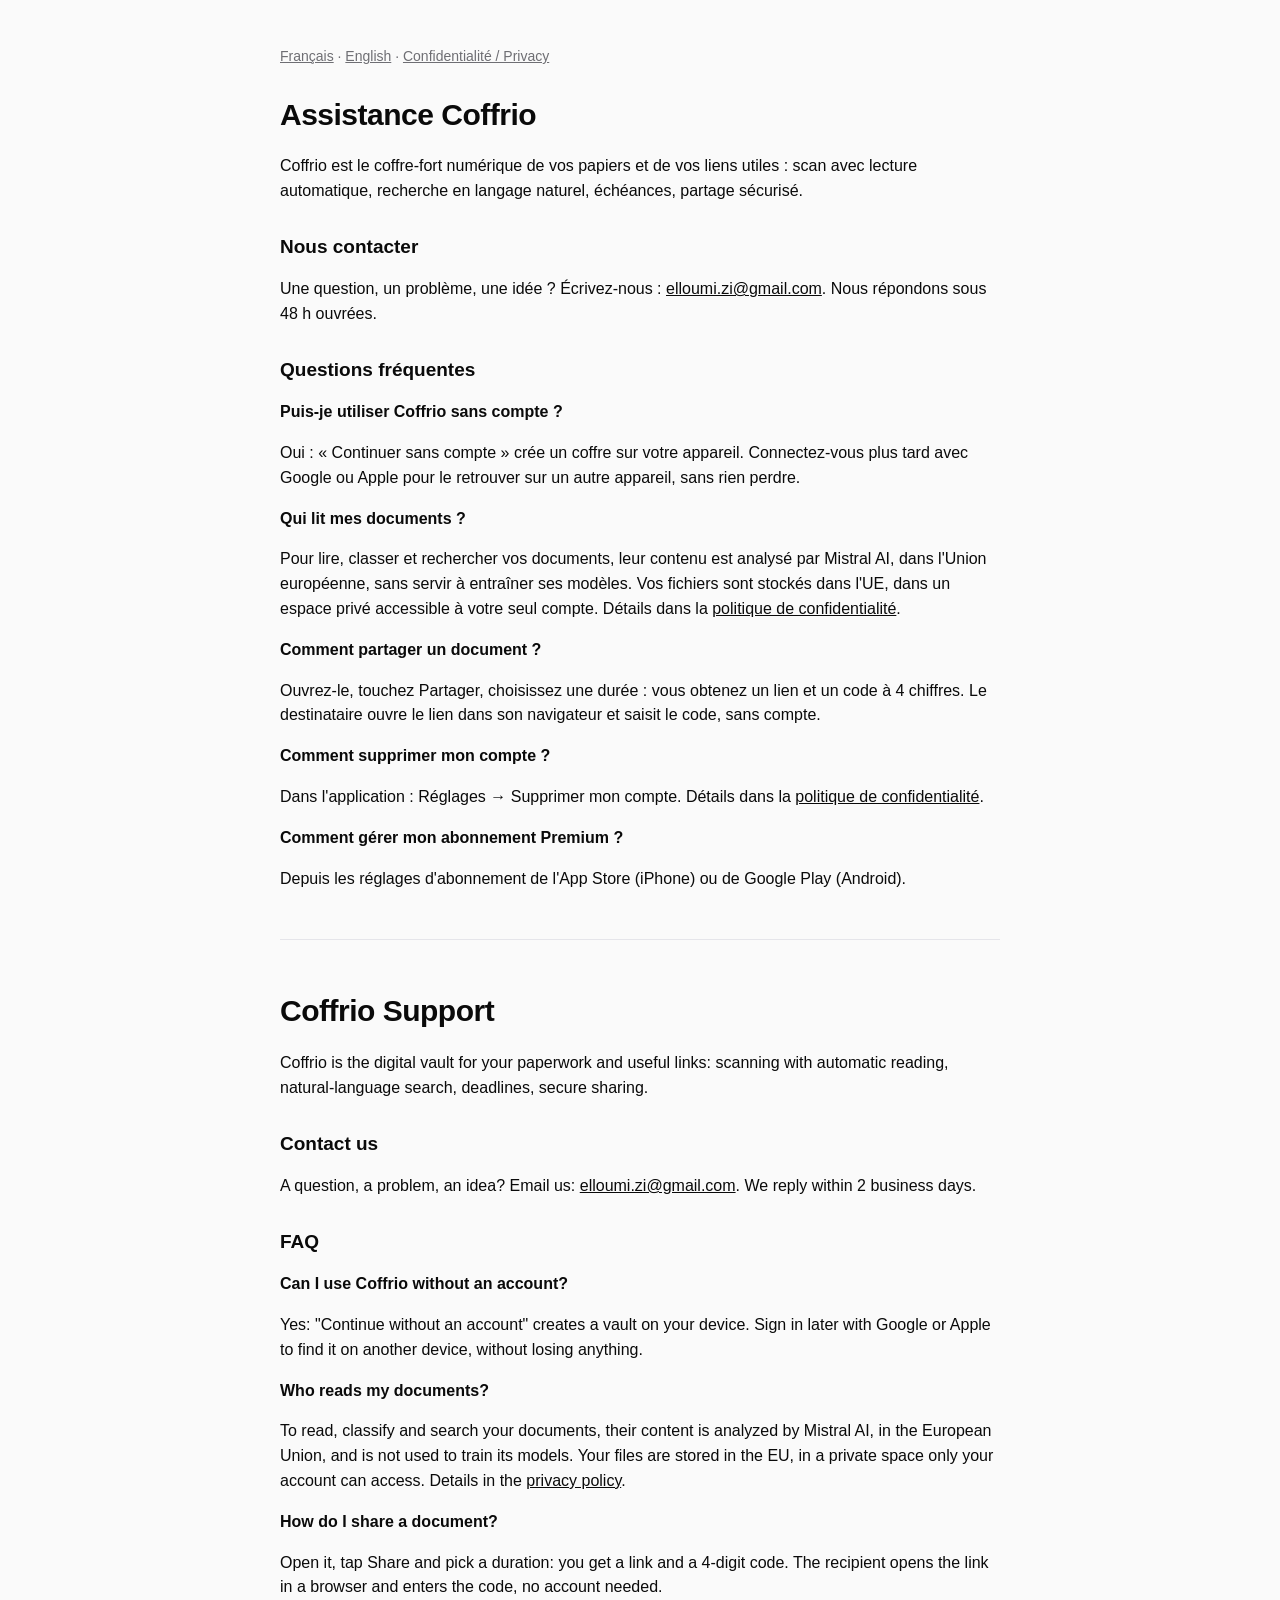
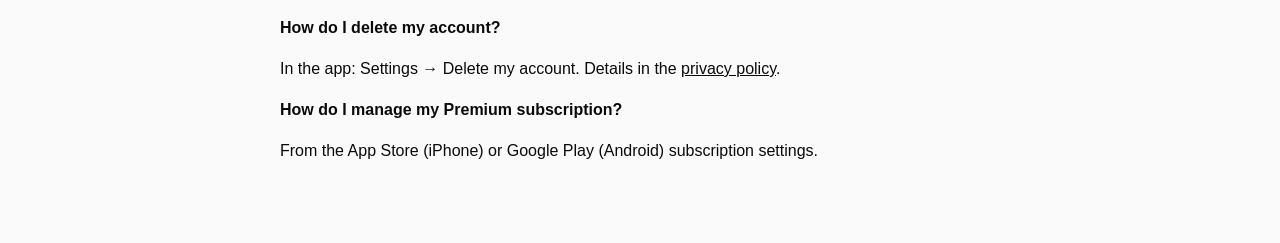
<file: index.html>
<!doctype html>
<html lang="fr">
<head>
<meta charset="utf-8">
<meta name="viewport" content="width=device-width, initial-scale=1">
<title>Coffrio — Assistance / Support</title>
<link rel="stylesheet" href="style.css">
</head>
<body>
<main>
<p class="lang"><a href="#fr">Français</a> · <a href="#en">English</a> · <a href="privacy.html">Confidentialité / Privacy</a></p>

<section id="fr">
<h1>Assistance Coffrio</h1>
<p>Coffrio est le coffre-fort numérique de vos papiers et de vos liens utiles : scan avec lecture automatique, recherche en langage naturel, échéances, partage sécurisé.</p>

<h2>Nous contacter</h2>
<p>Une question, un problème, une idée ? Écrivez-nous : <a href="mailto:elloumi.zi@gmail.com?subject=Coffrio">elloumi.zi@gmail.com</a>. Nous répondons sous 48 h ouvrées.</p>

<h2>Questions fréquentes</h2>
<h3>Puis-je utiliser Coffrio sans compte ?</h3>
<p>Oui : « Continuer sans compte » crée un coffre sur votre appareil. Connectez-vous plus tard avec Google ou Apple pour le retrouver sur un autre appareil, sans rien perdre.</p>
<h3>Qui lit mes documents ?</h3>
<p>Pour lire, classer et rechercher vos documents, leur contenu est analysé par Mistral AI, dans l'Union européenne, sans servir à entraîner ses modèles. Vos fichiers sont stockés dans l'UE, dans un espace privé accessible à votre seul compte. Détails dans la <a href="privacy.html">politique de confidentialité</a>.</p>
<h3>Comment partager un document ?</h3>
<p>Ouvrez-le, touchez Partager, choisissez une durée : vous obtenez un lien et un code à 4 chiffres. Le destinataire ouvre le lien dans son navigateur et saisit le code, sans compte.</p>
<h3>Comment supprimer mon compte ?</h3>
<p>Dans l'application : Réglages → Supprimer mon compte. Détails dans la <a href="privacy.html#supprimer-compte">politique de confidentialité</a>.</p>
<h3>Comment gérer mon abonnement Premium ?</h3>
<p>Depuis les réglages d'abonnement de l'App Store (iPhone) ou de Google Play (Android).</p>
</section>

<hr>

<section id="en">
<h1>Coffrio Support</h1>
<p>Coffrio is the digital vault for your paperwork and useful links: scanning with automatic reading, natural-language search, deadlines, secure sharing.</p>

<h2>Contact us</h2>
<p>A question, a problem, an idea? Email us: <a href="mailto:elloumi.zi@gmail.com?subject=Coffrio">elloumi.zi@gmail.com</a>. We reply within 2 business days.</p>

<h2>FAQ</h2>
<h3>Can I use Coffrio without an account?</h3>
<p>Yes: "Continue without an account" creates a vault on your device. Sign in later with Google or Apple to find it on another device, without losing anything.</p>
<h3>Who reads my documents?</h3>
<p>To read, classify and search your documents, their content is analyzed by Mistral AI, in the European Union, and is not used to train its models. Your files are stored in the EU, in a private space only your account can access. Details in the <a href="privacy.html">privacy policy</a>.</p>
<h3>How do I share a document?</h3>
<p>Open it, tap Share and pick a duration: you get a link and a 4-digit code. The recipient opens the link in a browser and enters the code, no account needed.</p>
<h3>How do I delete my account?</h3>
<p>In the app: Settings → Delete my account. Details in the <a href="privacy.html#delete-account">privacy policy</a>.</p>
<h3>How do I manage my Premium subscription?</h3>
<p>From the App Store (iPhone) or Google Play (Android) subscription settings.</p>
</section>
</main>
</body>
</html>
</file>
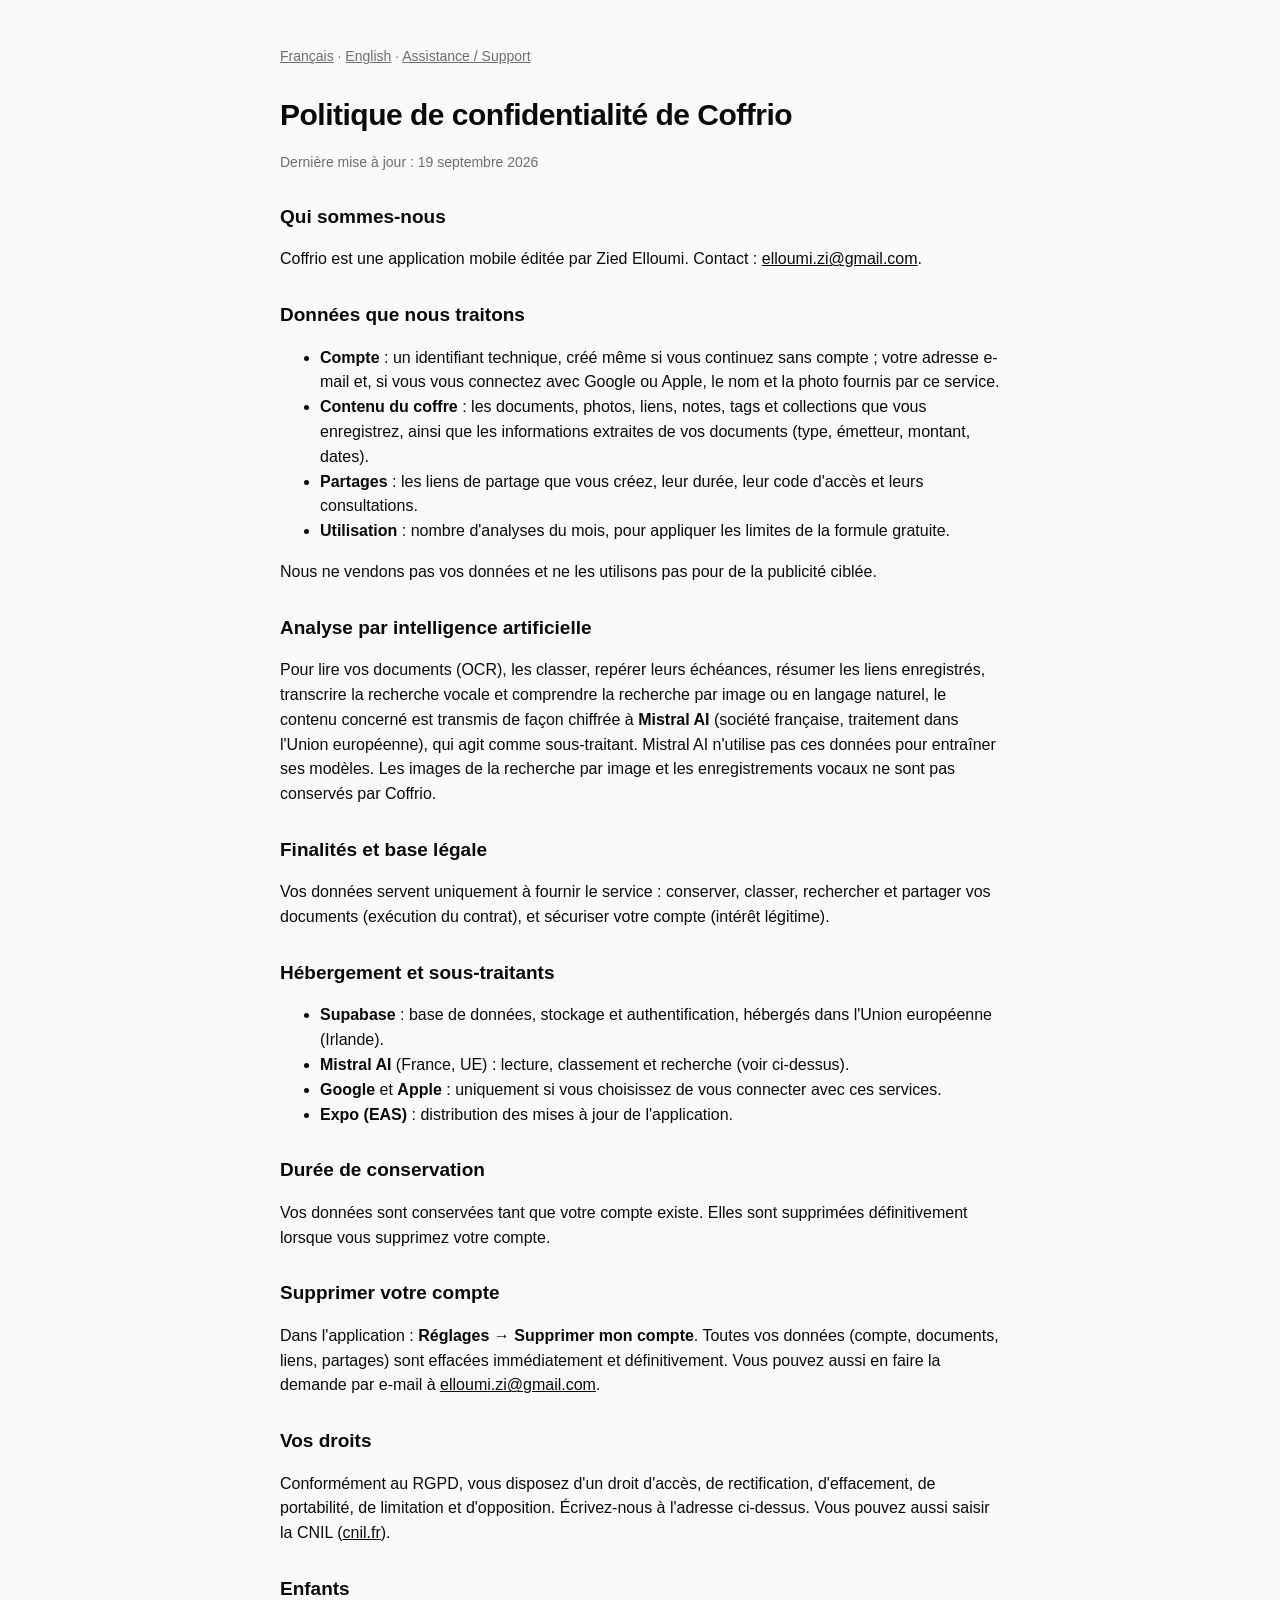
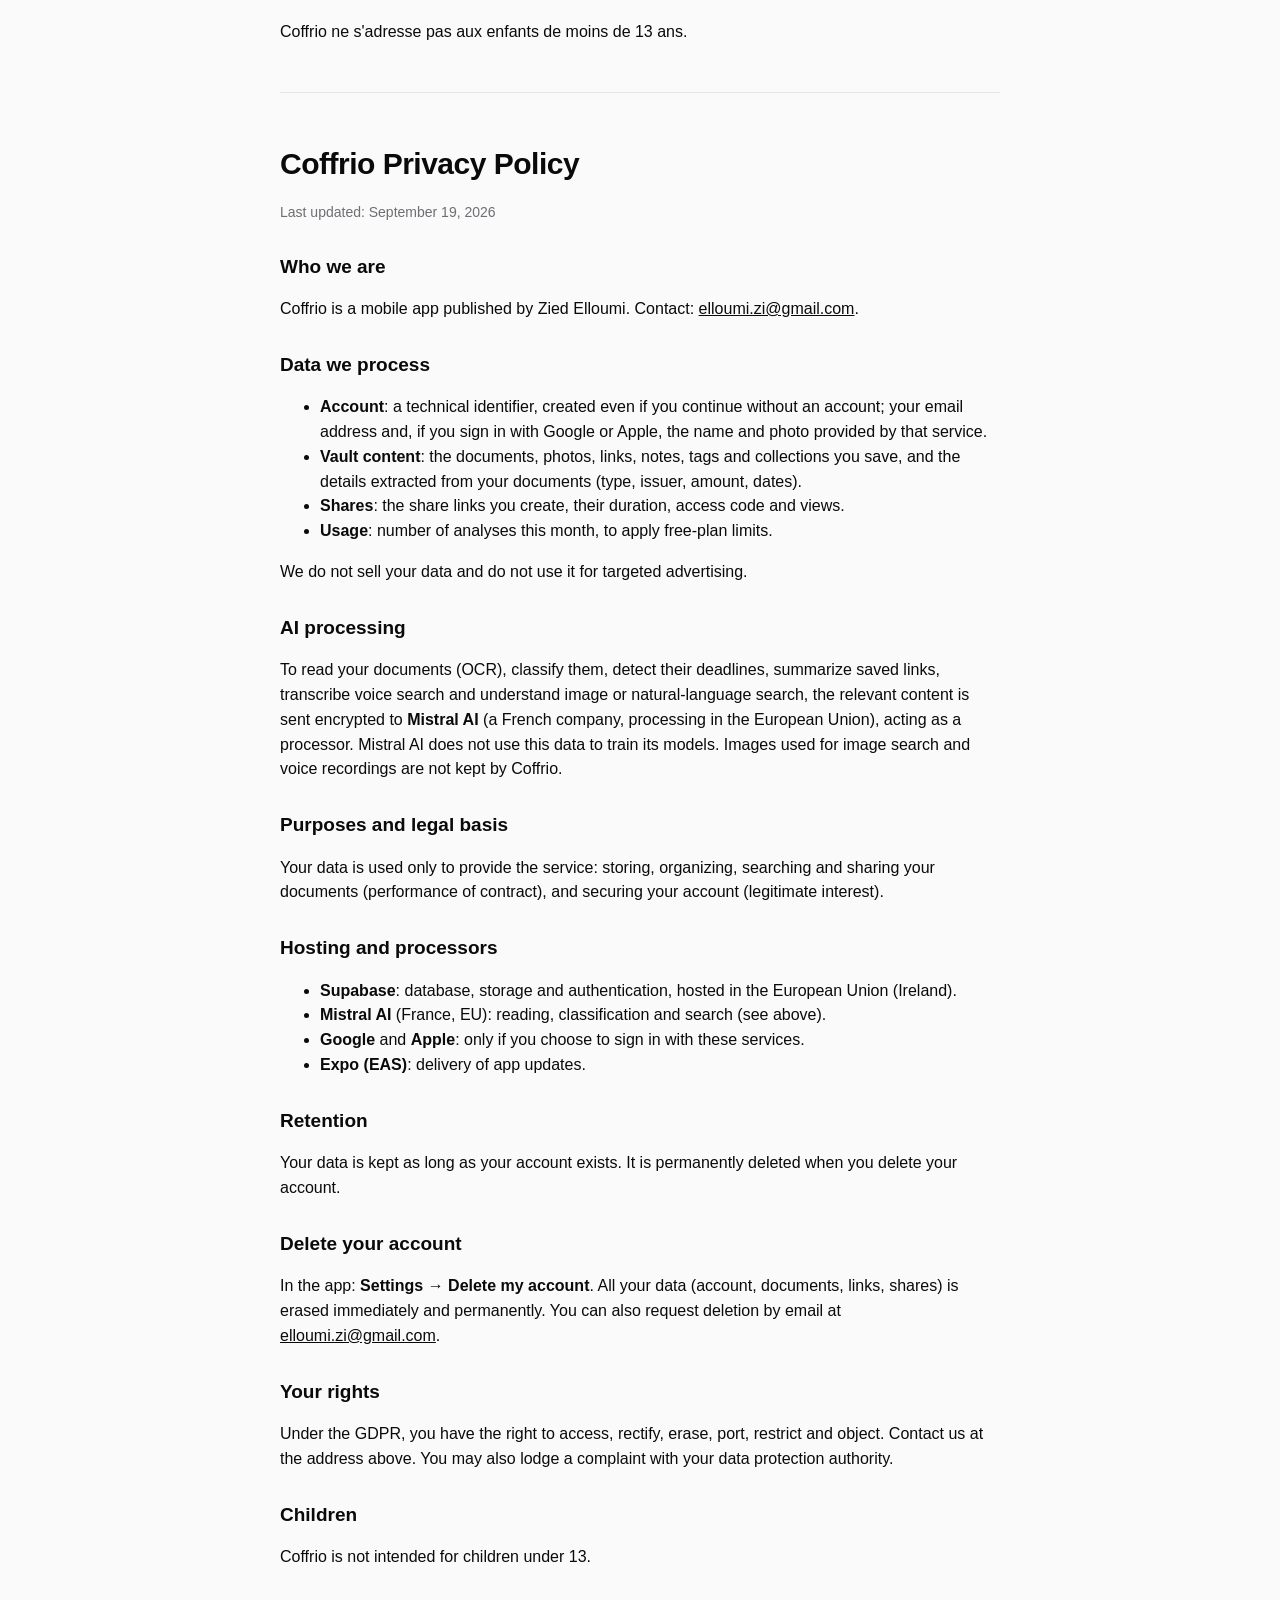
<file: privacy.html>
<!doctype html>
<html lang="fr">
<head>
<meta charset="utf-8">
<meta name="viewport" content="width=device-width, initial-scale=1">
<title>Coffrio — Confidentialité / Privacy</title>
<link rel="stylesheet" href="style.css">
</head>
<body>
<main>
<p class="lang"><a href="#fr">Français</a> · <a href="#en">English</a> · <a href="index.html">Assistance / Support</a></p>

<section id="fr">
<h1>Politique de confidentialité de Coffrio</h1>
<p class="muted">Dernière mise à jour : 19 septembre 2026</p>

<h2>Qui sommes-nous</h2>
<p>Coffrio est une application mobile éditée par Zied Elloumi. Contact : <a href="mailto:elloumi.zi@gmail.com">elloumi.zi@gmail.com</a>.</p>

<h2>Données que nous traitons</h2>
<ul>
<li><strong>Compte</strong> : un identifiant technique, créé même si vous continuez sans compte ; votre adresse e-mail et, si vous vous connectez avec Google ou Apple, le nom et la photo fournis par ce service.</li>
<li><strong>Contenu du coffre</strong> : les documents, photos, liens, notes, tags et collections que vous enregistrez, ainsi que les informations extraites de vos documents (type, émetteur, montant, dates).</li>
<li><strong>Partages</strong> : les liens de partage que vous créez, leur durée, leur code d'accès et leurs consultations.</li>
<li><strong>Utilisation</strong> : nombre d'analyses du mois, pour appliquer les limites de la formule gratuite.</li>
</ul>
<p>Nous ne vendons pas vos données et ne les utilisons pas pour de la publicité ciblée.</p>

<h2>Analyse par intelligence artificielle</h2>
<p>Pour lire vos documents (OCR), les classer, repérer leurs échéances, résumer les liens enregistrés, transcrire la recherche vocale et comprendre la recherche par image ou en langage naturel, le contenu concerné est transmis de façon chiffrée à <strong>Mistral AI</strong> (société française, traitement dans l'Union européenne), qui agit comme sous-traitant. Mistral AI n'utilise pas ces données pour entraîner ses modèles. Les images de la recherche par image et les enregistrements vocaux ne sont pas conservés par Coffrio.</p>

<h2>Finalités et base légale</h2>
<p>Vos données servent uniquement à fournir le service : conserver, classer, rechercher et partager vos documents (exécution du contrat), et sécuriser votre compte (intérêt légitime).</p>

<h2>Hébergement et sous-traitants</h2>
<ul>
<li><strong>Supabase</strong> : base de données, stockage et authentification, hébergés dans l'Union européenne (Irlande).</li>
<li><strong>Mistral AI</strong> (France, UE) : lecture, classement et recherche (voir ci-dessus).</li>
<li><strong>Google</strong> et <strong>Apple</strong> : uniquement si vous choisissez de vous connecter avec ces services.</li>
<li><strong>Expo (EAS)</strong> : distribution des mises à jour de l'application.</li>
</ul>

<h2>Durée de conservation</h2>
<p>Vos données sont conservées tant que votre compte existe. Elles sont supprimées définitivement lorsque vous supprimez votre compte.</p>

<h2 id="supprimer-compte">Supprimer votre compte</h2>
<p>Dans l'application : <strong>Réglages → Supprimer mon compte</strong>. Toutes vos données (compte, documents, liens, partages) sont effacées immédiatement et définitivement. Vous pouvez aussi en faire la demande par e-mail à <a href="mailto:elloumi.zi@gmail.com">elloumi.zi@gmail.com</a>.</p>

<h2>Vos droits</h2>
<p>Conformément au RGPD, vous disposez d'un droit d'accès, de rectification, d'effacement, de portabilité, de limitation et d'opposition. Écrivez-nous à l'adresse ci-dessus. Vous pouvez aussi saisir la CNIL (<a href="https://www.cnil.fr">cnil.fr</a>).</p>

<h2>Enfants</h2>
<p>Coffrio ne s'adresse pas aux enfants de moins de 13 ans.</p>
</section>

<hr>

<section id="en">
<h1>Coffrio Privacy Policy</h1>
<p class="muted">Last updated: September 19, 2026</p>

<h2>Who we are</h2>
<p>Coffrio is a mobile app published by Zied Elloumi. Contact: <a href="mailto:elloumi.zi@gmail.com">elloumi.zi@gmail.com</a>.</p>

<h2>Data we process</h2>
<ul>
<li><strong>Account</strong>: a technical identifier, created even if you continue without an account; your email address and, if you sign in with Google or Apple, the name and photo provided by that service.</li>
<li><strong>Vault content</strong>: the documents, photos, links, notes, tags and collections you save, and the details extracted from your documents (type, issuer, amount, dates).</li>
<li><strong>Shares</strong>: the share links you create, their duration, access code and views.</li>
<li><strong>Usage</strong>: number of analyses this month, to apply free-plan limits.</li>
</ul>
<p>We do not sell your data and do not use it for targeted advertising.</p>

<h2>AI processing</h2>
<p>To read your documents (OCR), classify them, detect their deadlines, summarize saved links, transcribe voice search and understand image or natural-language search, the relevant content is sent encrypted to <strong>Mistral AI</strong> (a French company, processing in the European Union), acting as a processor. Mistral AI does not use this data to train its models. Images used for image search and voice recordings are not kept by Coffrio.</p>

<h2>Purposes and legal basis</h2>
<p>Your data is used only to provide the service: storing, organizing, searching and sharing your documents (performance of contract), and securing your account (legitimate interest).</p>

<h2>Hosting and processors</h2>
<ul>
<li><strong>Supabase</strong>: database, storage and authentication, hosted in the European Union (Ireland).</li>
<li><strong>Mistral AI</strong> (France, EU): reading, classification and search (see above).</li>
<li><strong>Google</strong> and <strong>Apple</strong>: only if you choose to sign in with these services.</li>
<li><strong>Expo (EAS)</strong>: delivery of app updates.</li>
</ul>

<h2>Retention</h2>
<p>Your data is kept as long as your account exists. It is permanently deleted when you delete your account.</p>

<h2 id="delete-account">Delete your account</h2>
<p>In the app: <strong>Settings → Delete my account</strong>. All your data (account, documents, links, shares) is erased immediately and permanently. You can also request deletion by email at <a href="mailto:elloumi.zi@gmail.com">elloumi.zi@gmail.com</a>.</p>

<h2>Your rights</h2>
<p>Under the GDPR, you have the right to access, rectify, erase, port, restrict and object. Contact us at the address above. You may also lodge a complaint with your data protection authority.</p>

<h2>Children</h2>
<p>Coffrio is not intended for children under 13.</p>
</section>
</main>
</body>
</html>
</file>
<file: style.css>
:root { color-scheme: light dark; --bg: #FAFAFA; --text: #0A0A0A; --muted: #6E6E73; --line: #E5E5EA; }
@media (prefers-color-scheme: dark) { :root { --bg: #000; --text: #FFF; --muted: #8E8E93; --line: #38383A; } }
body { margin: 0; background: var(--bg); color: var(--text); font: 16px/1.55 -apple-system, BlinkMacSystemFont, "SF Pro Text", Inter, Roboto, sans-serif; }
main { max-width: 720px; margin: 0 auto; padding: 32px 16px 64px; }
h1 { font-size: 30px; letter-spacing: -0.5px; margin: 24px 0 4px; }
h2 { font-size: 19px; margin-top: 28px; }
h3 { font-size: 16px; margin-bottom: 4px; }
a { color: inherit; }
.muted, .lang { color: var(--muted); font-size: 14px; }
hr { border: 0; border-top: 0.5px solid var(--line); margin: 48px 0; }
</file>
